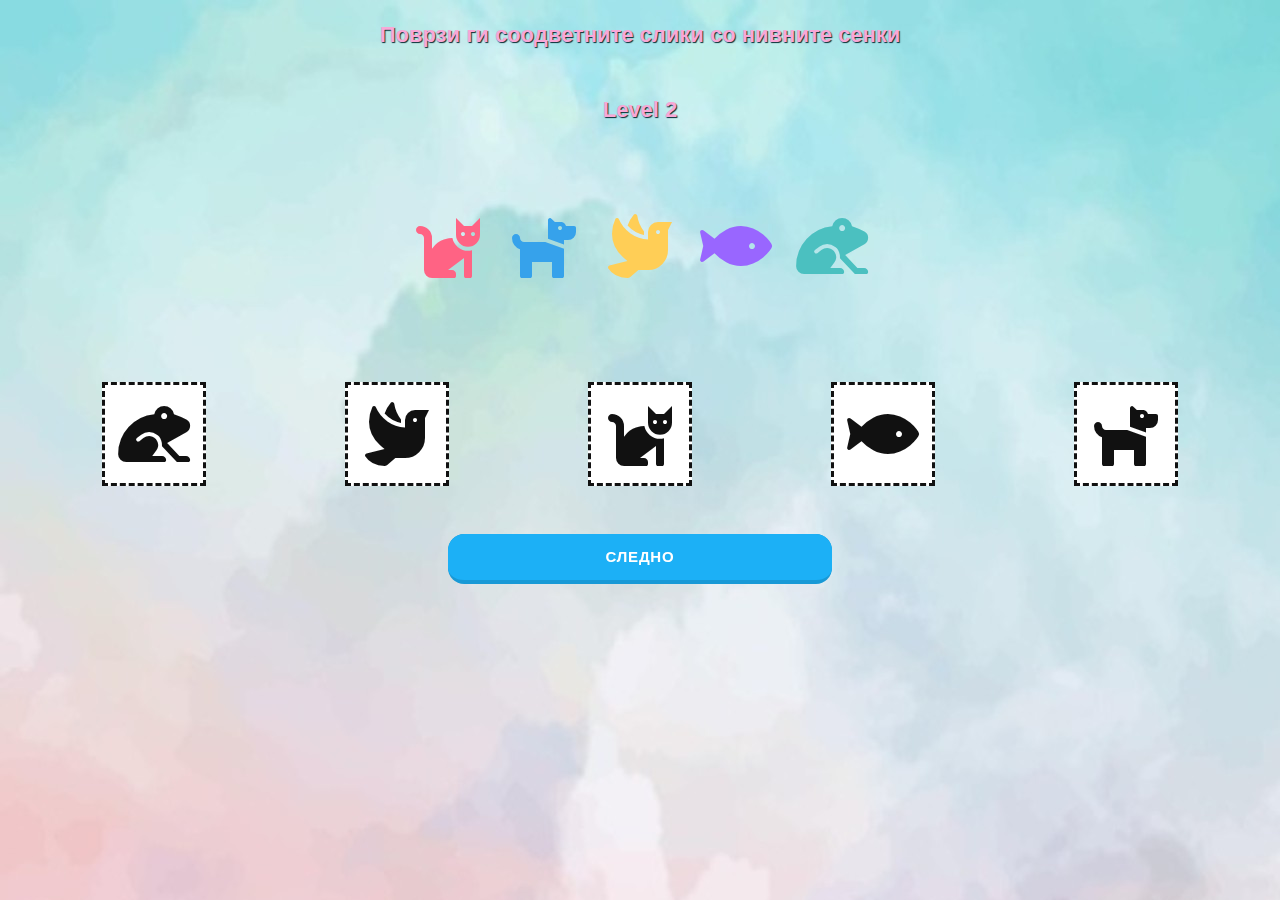
<file: Game-JS/level2.html>
<html lang="en">

<head>
	<meta charset="UTF-8">
	<meta name="viewport" content="width=device-width, initial-scale=1.0">
	<meta http-equiv="X-UA-Compatible" content="ie=edge">

	<title>My Game</title>
  <link rel="stylesheet" href="https://use.fontawesome.com/releases/v5.9.0/css/all.css">
  <link rel="stylesheet" href="style.css">
	<script src="main.js"></script>


</head>

<body>
    <br>
    <h2><center>Поврзи ги соодветните слики со нивните сенки</center></h2>
    <br>
    <h2><center>Level 2</center></h2>

	  <section class="draggable-elements">
    <i class="fas fa-cat draggable" draggable="true" style="color: #ff6384;" id="cat"></i>
    <i class="fas fa-dog draggable" draggable="true" style="color: #36a2eb;" id="dog"></i>
    <i class="fas fa-dove draggable" draggable="true" style="color: #ffce56;" id="dove"></i>
    <i class="fas fa-fish draggable" draggable="true" style="color: #9966ff;" id="fish"></i>
    <i class="fas fa-frog draggable" draggable="true" style="color: #4bc0c0;" id="frog"></i>
  </section>
  <section class="droppable-elements">
    <div class="fas fa-frog droppable" data-draggable-id="frog"><span></span></div>
    <div class="fas fa-dove droppable" data-draggable-id="dove"><span></span></div>
    <div class="fas fa-cat droppable" data-draggable-id="cat"><span></span></div>
    <div class="fas fa-fish droppable" data-draggable-id="fish"><span></span></div>
    <div class="fas fa-dog droppable" data-draggable-id="dog"><span></span></div>
  </section>

  <form method="post" action="">
    <center>
      <button class="button" type= "button" id ="next" onclick="submit(event);" >Следно</button>
    </center>
  </form>
  <br><br>
  
  <script>
    document.body.style.backgroundImage = "url('./assets/back.jpg')"; 
    const draggableElements = document.querySelectorAll(".draggable");
    const droppableElements = document.querySelectorAll(".droppable");

draggableElements.forEach(elem => {
  elem.addEventListener("dragstart", dragStart); 
});

droppableElements.forEach(elem => {
  elem.addEventListener("dragenter", dragEnter); 
  elem.addEventListener("dragover", dragOver); 
  elem.addEventListener("dragleave", dragLeave); 
  elem.addEventListener("drop", drop); 
});

// функции за зимање на објект (слика) и спуштање на објект врз објект

//при зимање објект

function dragStart(event) {
  event.dataTransfer.setData("text", event.target.id); 
}

//при спуштање

function dragEnter(event) {
  if(!event.target.classList.contains("dropped")) {
    event.target.classList.add("droppable-hover");
  }
}

function dragOver(event) {
  if(!event.target.classList.contains("dropped")) {
    event.preventDefault(); 
  }
}

function dragLeave(event) {
  if(!event.target.classList.contains("dropped")) {
    event.target.classList.remove("droppable-hover");
  }
}

function drop(event) {
  event.preventDefault(); 
  event.target.classList.remove("droppable-hover");
  const draggableElementData = event.dataTransfer.getData("text"); 
  const droppableElementData = event.target.getAttribute("data-draggable-id");
  const isCorrectMatching = draggableElementData === droppableElementData;
  if(isCorrectMatching) {
    const draggableElement = document.getElementById(draggableElementData);
    event.target.classList.add("dropped");
    event.target.style.backgroundColor = window.getComputedStyle(draggableElement).color;
    draggableElement.classList.add("dragged");
    draggableElement.setAttribute("draggable", "false");
  }
}
document.getElementById("next").onclick = function() {
  myFunction();
}
function myFunction(){
  location.replace("level3.html");
}

var mySong = document.getElementById("mySong");
		var icon = document.getElementById("icon");
		
		icon.innerHTML = "&#xf6a9";	// за да се прикаже mute иконката горе десно
		icon.onclick = function(){
			
			//mySong.play();
			if (mySong.paused) {
			mySong.play();
			icon.innerHTML = "&#xf6a9";	// музичка икона_1
			}
			else {
			mySong.pause();
			icon.innerHTML = "&#xf028";	// музичка икона_2
			}
		}
  </script>
</body>

</html>
</file>
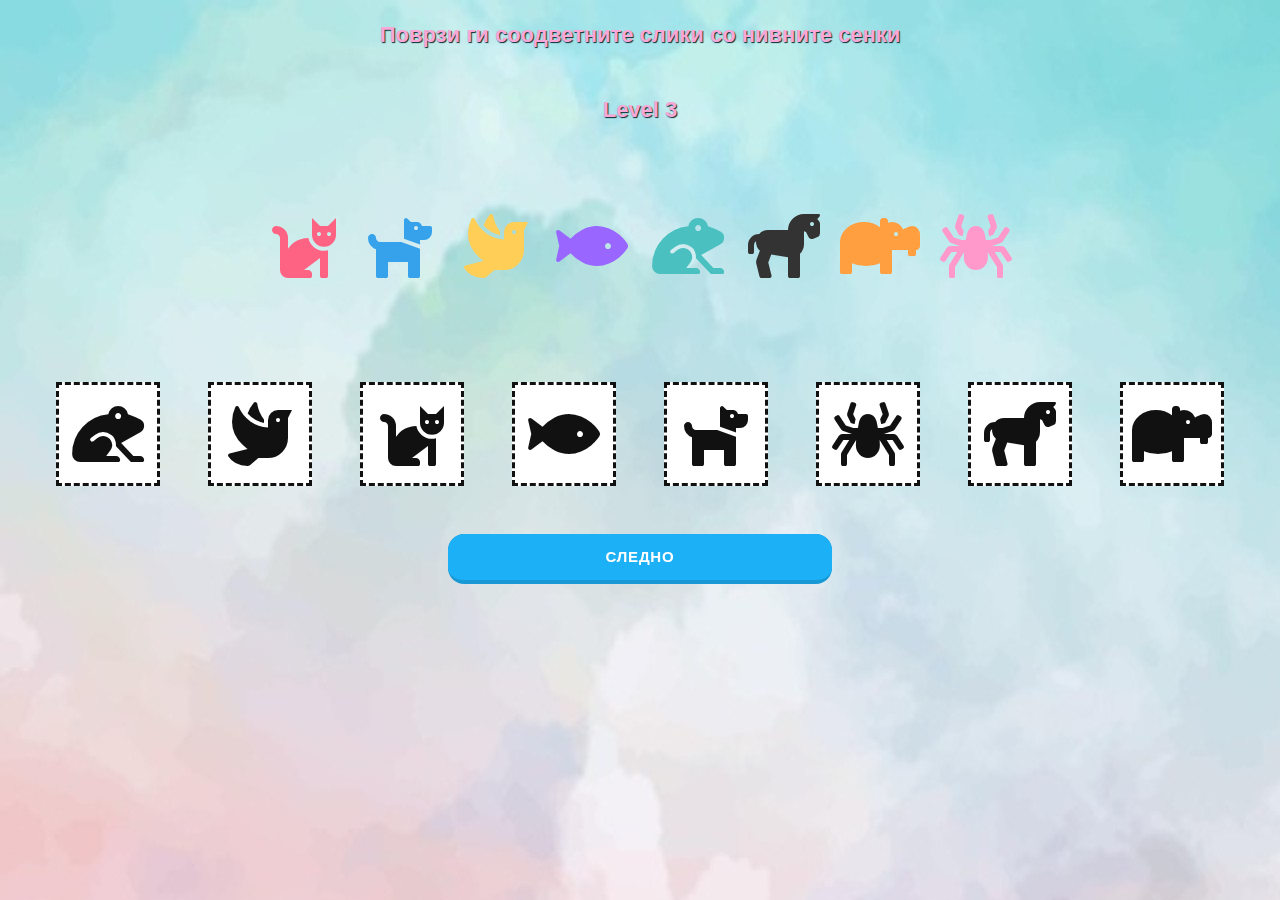
<file: Game-JS/level3.html>
<html lang="en">

<head>
	<meta charset="UTF-8">
	<meta name="viewport" content="width=device-width, initial-scale=1.0">
	<meta http-equiv="X-UA-Compatible" content="ie=edge">

	<title>My Game</title>
  <link rel="stylesheet" href="https://use.fontawesome.com/releases/v5.9.0/css/all.css">
  <link rel="stylesheet" href="style.css">
	<script src="main.js"></script>


</head>

<body>
    <br>
    <h2><center>Поврзи ги соодветните слики со нивните сенки</center></h2>
    <br>
    <h2><center>Level 3</center></h2>

	  <section class="draggable-elements">
    <i class="fas fa-cat draggable" draggable="true" style="color: #ff6384;" id="cat"></i>
    <i class="fas fa-dog draggable" draggable="true" style="color: #36a2eb;" id="dog"></i>
    <i class="fas fa-dove draggable" draggable="true" style="color: #ffce56;" id="dove"></i>
    <i class="fas fa-fish draggable" draggable="true" style="color: #9966ff;" id="fish"></i>
    <i class="fas fa-frog draggable" draggable="true" style="color: #4bc0c0;" id="frog"></i>
    <i class="fas fa-horse draggable" draggable="true" style="color: #333333;" id="horse"></i>
    <i class="fas fa-hippo draggable" draggable="true" style="color: #ff9f40;" id="hippo"></i>
    <i class="fas fa-spider draggable" draggable="true" style="color: #ff99cc;" id="spider"></i>
  </section>
  <section class="droppable-elements">
    <div class="fas fa-frog droppable" data-draggable-id="frog"><span></span></div>
    <div class="fas fa-dove droppable" data-draggable-id="dove"><span></span></div>
    <div class="fas fa-cat droppable" data-draggable-id="cat"><span></span></div>
    <div class="fas fa-fish droppable" data-draggable-id="fish"><span></span></div>
    <div class="fas fa-dog droppable" data-draggable-id="dog"><span></span></div>
    <div class="fas fa-spider droppable" data-draggable-id="spider"><span></span></div>
    <div class="fas fa-horse droppable" data-draggable-id="horse"><span></span></div>
    <div class="fas fa-hippo droppable" data-draggable-id="hippo"><span></span></div>
  </section>

  <form method="post" action="">
    <center>
      <button class="button" type= "button" id ="next" onclick="submit(event);" >Следно</button>
    </center>
  </form>
  <br><br>
  
  <script>
    document.body.style.backgroundImage = "url('./assets/back.jpg')"; 
    const draggableElements = document.querySelectorAll(".draggable");
    const droppableElements = document.querySelectorAll(".droppable");

draggableElements.forEach(elem => {
  elem.addEventListener("dragstart", dragStart); 
});

droppableElements.forEach(elem => {
  elem.addEventListener("dragenter", dragEnter); 
  elem.addEventListener("dragover", dragOver); 
  elem.addEventListener("dragleave", dragLeave); 
  elem.addEventListener("drop", drop); 
});

// функции за зимање на објект (слика) и спуштање на објект врз објект

//при зимање објект

function dragStart(event) {
  event.dataTransfer.setData("text", event.target.id); 
}

//при спуштање

function dragEnter(event) {
  if(!event.target.classList.contains("dropped")) {
    event.target.classList.add("droppable-hover");
  }
}

function dragOver(event) {
  if(!event.target.classList.contains("dropped")) {
    event.preventDefault(); 
  }
}

function dragLeave(event) {
  if(!event.target.classList.contains("dropped")) {
    event.target.classList.remove("droppable-hover");
  }
}

function drop(event) {
  event.preventDefault(); 
  event.target.classList.remove("droppable-hover");
  const draggableElementData = event.dataTransfer.getData("text"); 
  const droppableElementData = event.target.getAttribute("data-draggable-id");
  const isCorrectMatching = draggableElementData === droppableElementData;
  if(isCorrectMatching) {
    const draggableElement = document.getElementById(draggableElementData);
    event.target.classList.add("dropped");
    event.target.style.backgroundColor = window.getComputedStyle(draggableElement).color;
    draggableElement.classList.add("dragged");
    draggableElement.setAttribute("draggable", "false");
  }
}
document.getElementById("next").onclick = function() {
  myFunction();
}
function myFunction(){
  location.replace("level4.html");
}

var mySong = document.getElementById("mySong");
		var icon = document.getElementById("icon");
		
		icon.innerHTML = "&#xf6a9";	// за да се прикаже mute иконката горе десно
		icon.onclick = function(){
			
			//mySong.play();
			if (mySong.paused) {
			mySong.play();
			icon.innerHTML = "&#xf6a9";	// музичка икона_1
			}
			else {
			mySong.pause();
			icon.innerHTML = "&#xf028";	// музичка икона_2
			}
		}
  </script>
</body>

</html>
</file>
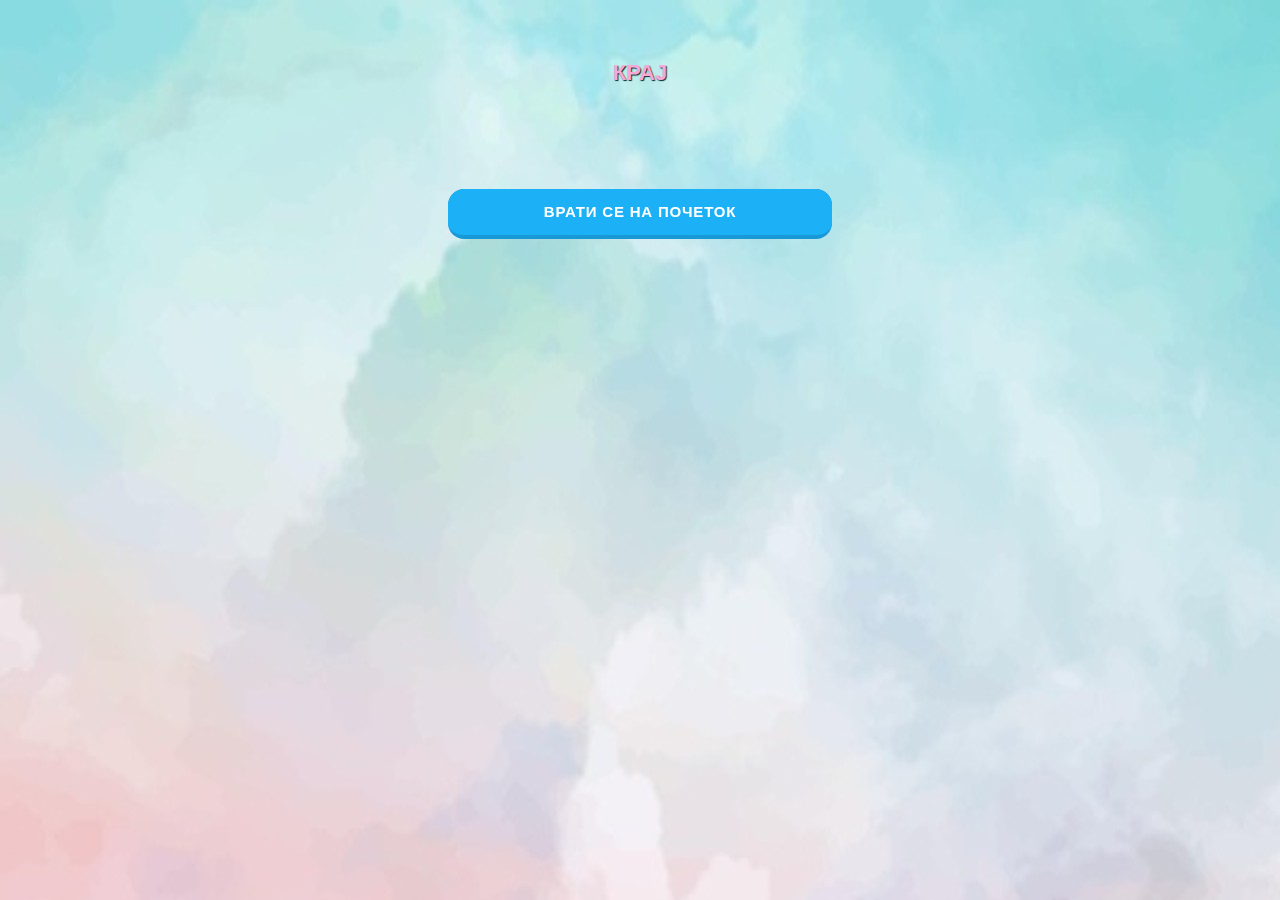
<file: Game-JS/level4.html>
<html lang="en">

<head>
	<meta charset="UTF-8">
	<meta name="viewport" content="width=device-width, initial-scale=1.0">
	<meta http-equiv="X-UA-Compatible" content="ie=edge">

	<title>My Game</title>
  <link rel="stylesheet" href="https://use.fontawesome.com/releases/v5.9.0/css/all.css">
  <link rel="stylesheet" href="style.css">
	<script src="main.js"></script>


</head>

<body>
    <br><br><br>
    <h2><center>КРАЈ</center></h2>
    
<br><br><br><br>
  <form method="post" action="">
    <center>
      <button class="button" type= "button" id ="next" onclick="submit(event);" >Врати се на почеток</button>
    </center>
  </form>
  <br><br>
  
  <script>
    document.body.style.backgroundImage = "url('./assets/back.jpg')"; 
document.getElementById("next").onclick = function() {
  myFunction();
}
function myFunction(){
  location.replace("index.html");
}

var mySong = document.getElementById("mySong");
		var icon = document.getElementById("icon");
		
		icon.innerHTML = "&#xf6a9";	// за да се прикаже mute иконката горе десно
		icon.onclick = function(){
			
			//mySong.play();
			if (mySong.paused) {
			mySong.play();
			icon.innerHTML = "&#xf6a9";	// музичка икона_1
			}
			else {
			mySong.pause();
			icon.innerHTML = "&#xf028";	// музичка икона_2
			}
		}
  </script>
</body>

</html>
</file>
<file: Game-JS/style.css>
@import url('https://fonts.googleapis.com/css?family=Montserrat');

* {
  margin: 0;
  padding: 0;
  box-sizing: border-box;
}
body {
  font-family: 'Montserrat', sans-serif;
  background-color: 			#D87093;
  color: #111;
}

h2 { 
  color: #f8a7d6;
  font-family: 'Julius Sans One', sans-serif; 
  font-size: 22px; font-weight: bold; 
  line-height: 32px; 
  margin: 0 0 24px; 
  text-shadow: 1px 1px 1px #082b34; 
  }

.draggable-elements, .droppable-elements {
  display: flex;
  justify-content: center;
  margin: 2rem;
}
.draggable {
  height: 5rem;
  width: 5rem;
  display: flex;
  align-items: center;
  justify-content: center;
  font-size: 4rem;
  margin: 3rem 0.5rem;
  cursor: move;
  transition: opacity 0.2s;
}
.draggable:hover {
  opacity: 0.5;
}
.droppable {
  height: 6.5rem;
  width: 6.5rem;
  margin: 1rem auto;
  display: flex;
  justify-content: center;
  align-items: center;
  flex-direction: column;
  text-align: center;
  font-size: 4rem;
  font-weight: bold;
  background-color: #fff;
  border: 3px dashed #111;
  transition: border-width 0.2s, transform 0.2s, background-color 0.4s;
}
.droppable span {
  font-size: 1.25rem;
  pointer-events: none; /* The element is never the target of pointer events */
}

/* Drag and Drop Related Styling */

.droppable.droppable-hover {
  /* background-color: #bee3f0; */
  border-width: 5px;
  transform: scale(1.1);
}
.droppable.dropped {
  border-style: solid;
  color: #fff;
}
.droppable.dropped span {
  font-size: 0.75rem;
  margin-top: 0.5rem;
}
.droppable.dropped i {
  pointer-events: none;
}
.draggable.dragged {
  user-select: none;
  opacity: 0.1;
  cursor: default;
}
.draggable.dragged:hover {
  opacity: 0.1;
}

@media (max-width: 600px) {
  html { font-size: 14px; }
  .draggable-elements { margin: 1.5rem; }
}

button {
 appearance: button;
  background-color: #1899D6;
  border: solid transparent;
  border-radius: 16px;
  border-width: 0 0 4px;
  box-sizing: border-box;
  color: #FFFFFF;
  cursor: pointer;
  display: inline-block;
  font-family: din-round,sans-serif;
  font-size: 15px;
  font-weight: 700;
  letter-spacing: .8px;
  line-height: 20px;
  margin: 0;
  outline: none;
  overflow: visible;
  padding: 13px 16px;
  text-align: center;
  text-transform: uppercase;
  touch-action: manipulation;
  transform: translateZ(0);
  transition: filter .2s;
  user-select: none;
  -webkit-user-select: none;
  vertical-align: middle;
  white-space: nowrap;
  width: 30%;
}
button:after{
  background-clip: padding-box;
  background-color: #1CB0F6;
  border: solid transparent;
  border-radius: 16px;
  border-width: 0 0 4px;
  bottom: -4px;
  content: "";
  left: 0;
  position: absolute;
  right: 0;
  top: 0;
  z-index: -1;

}
</file>
